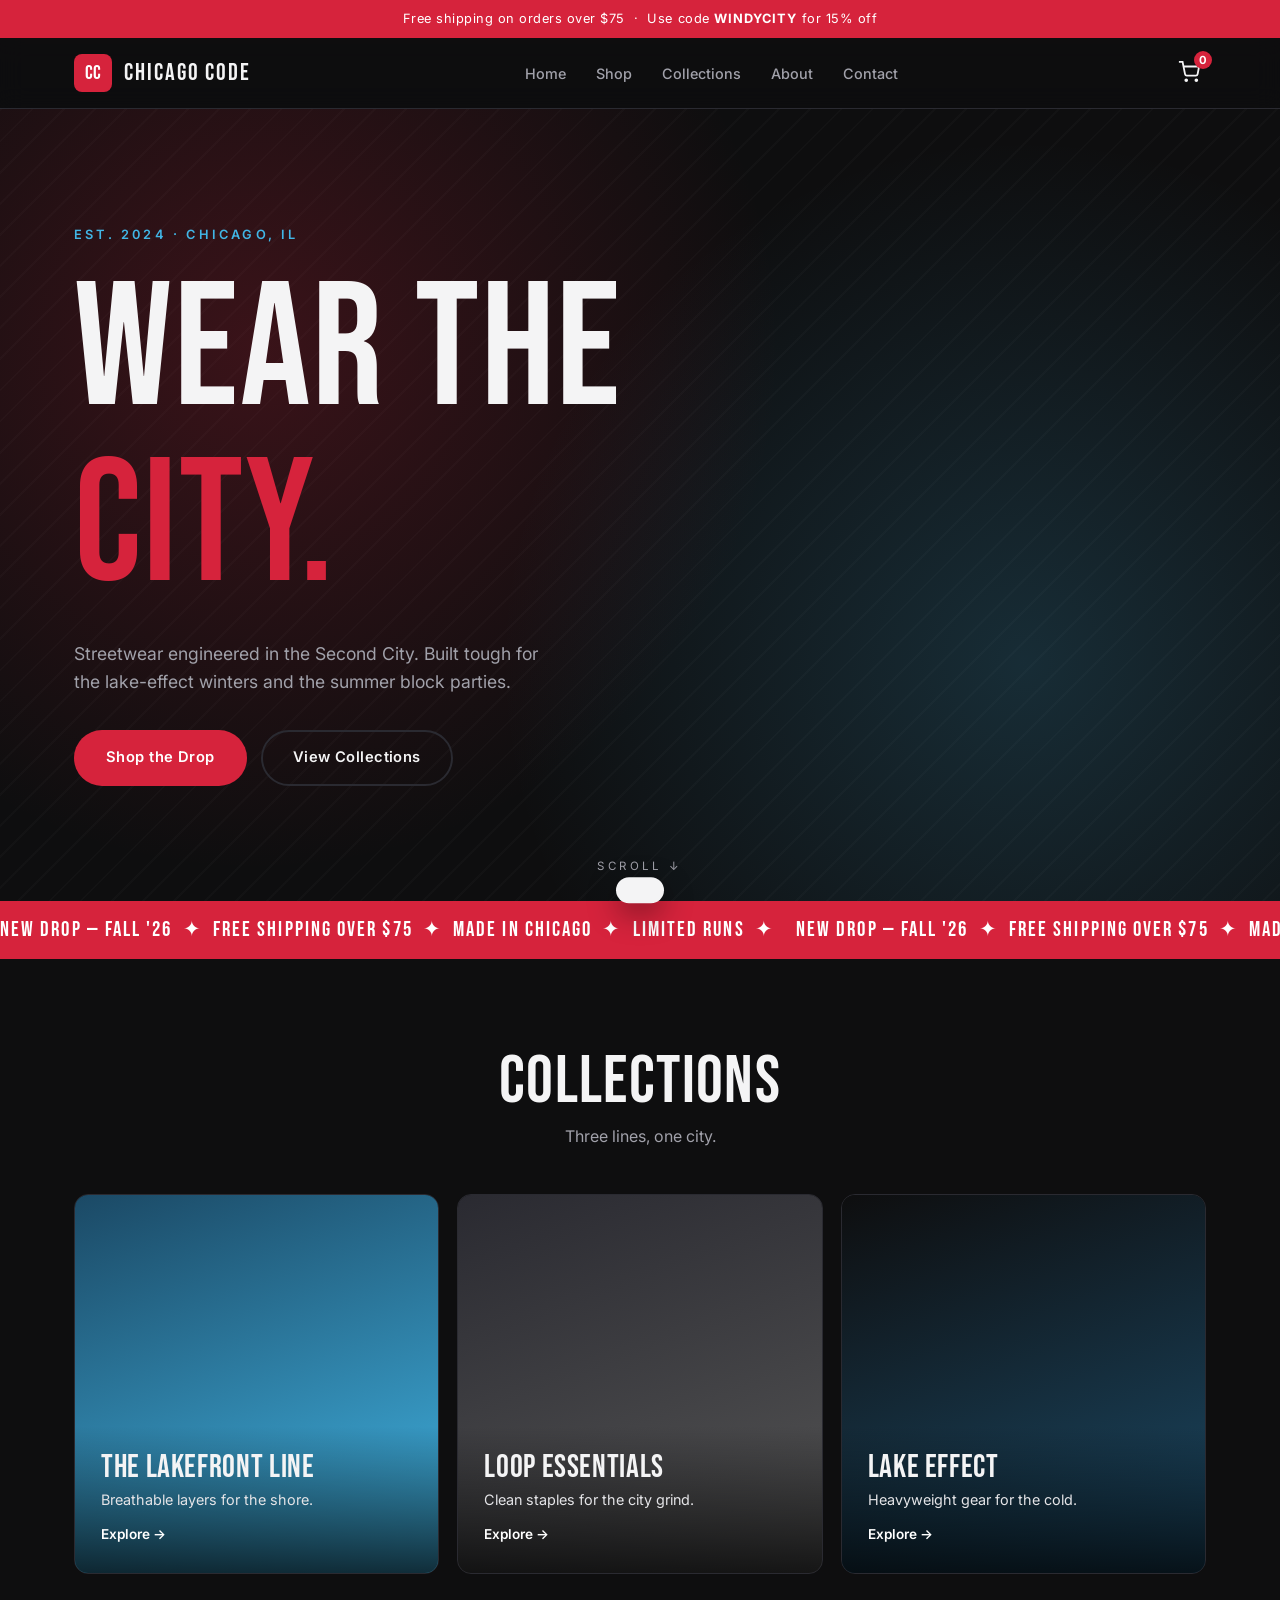
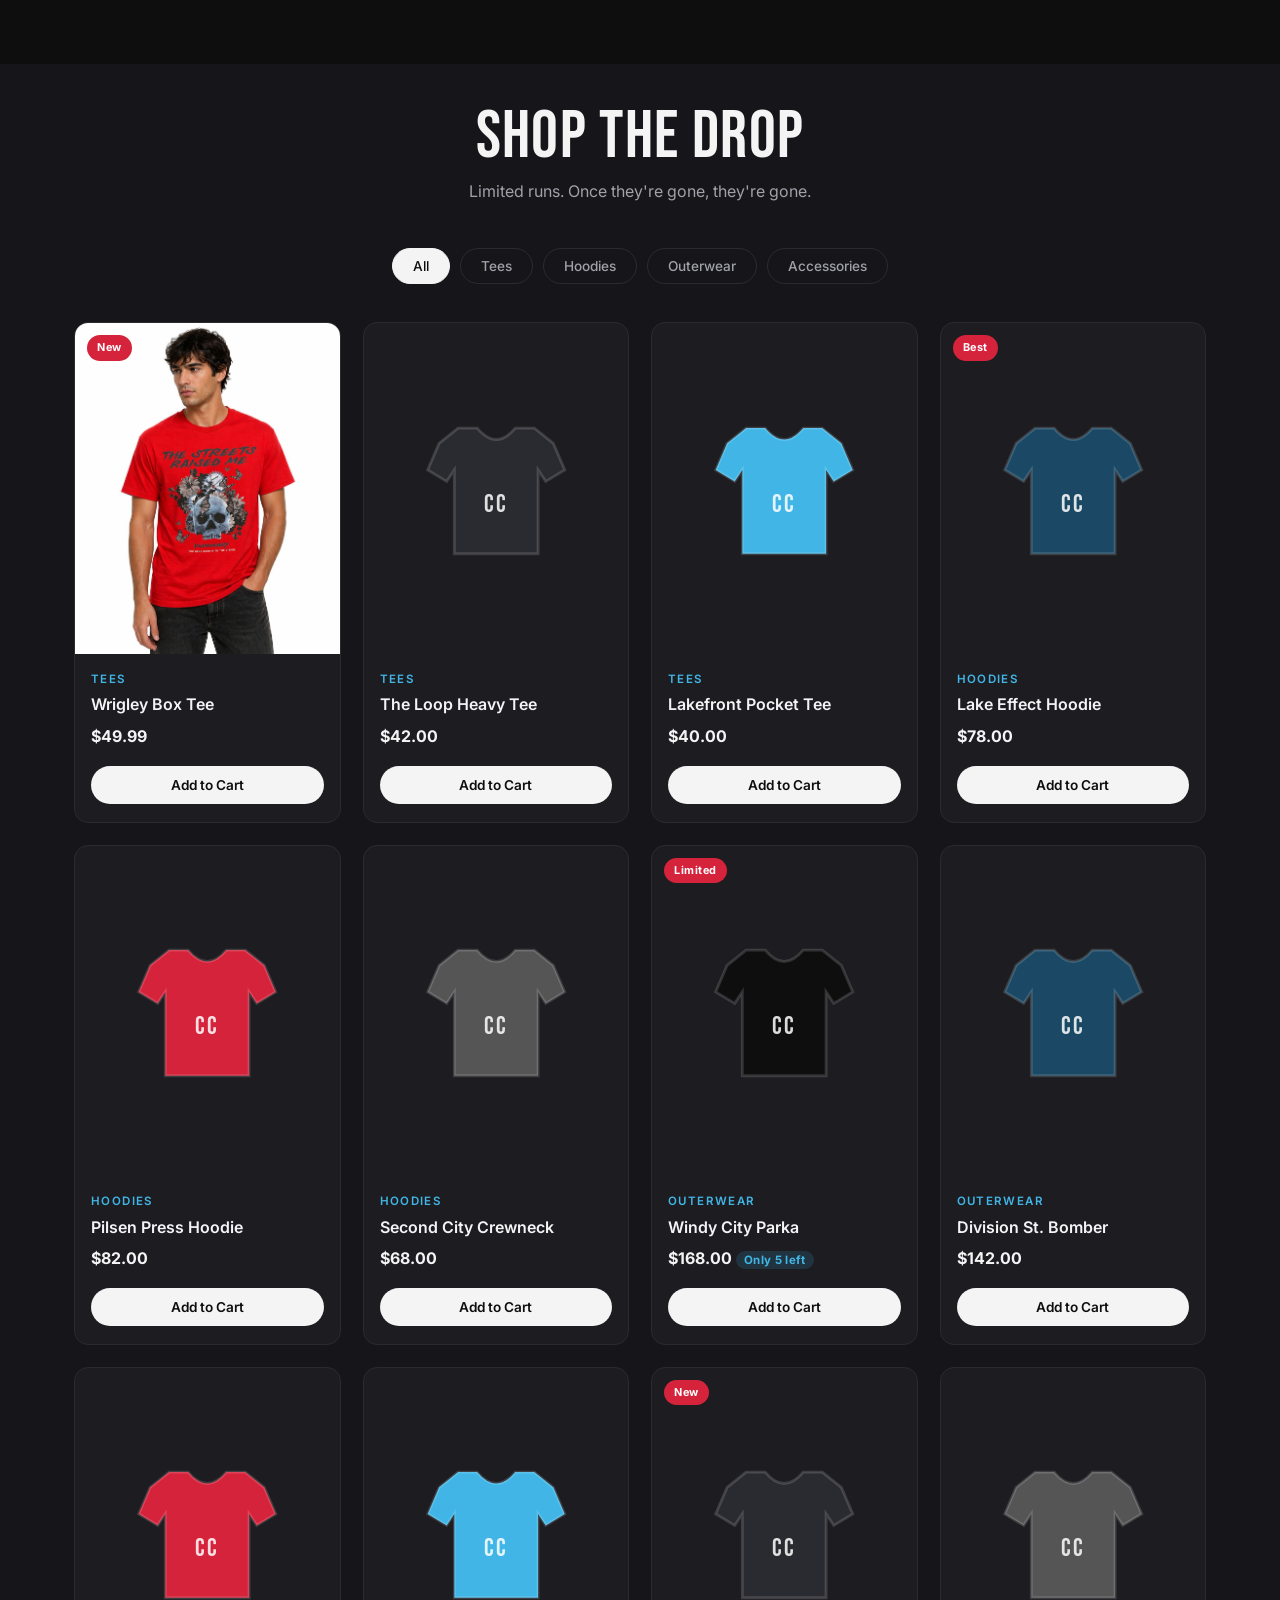
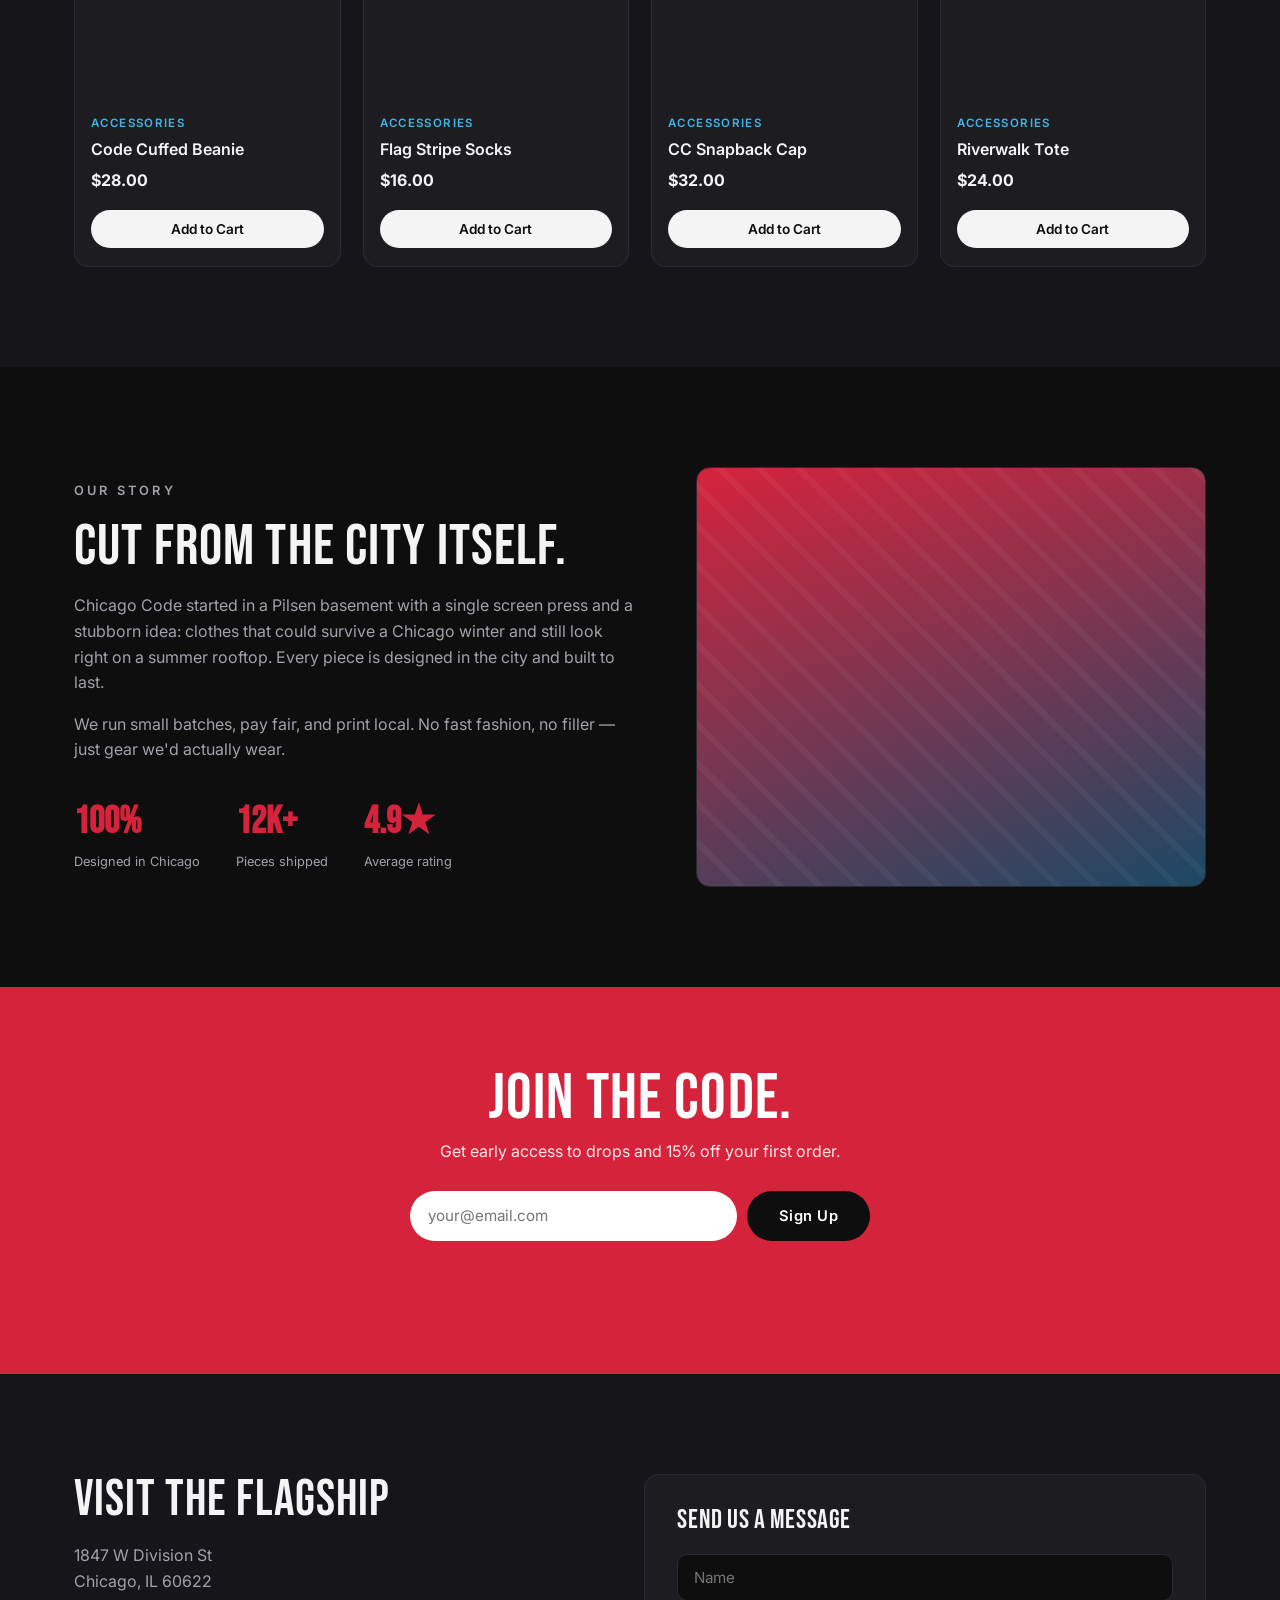
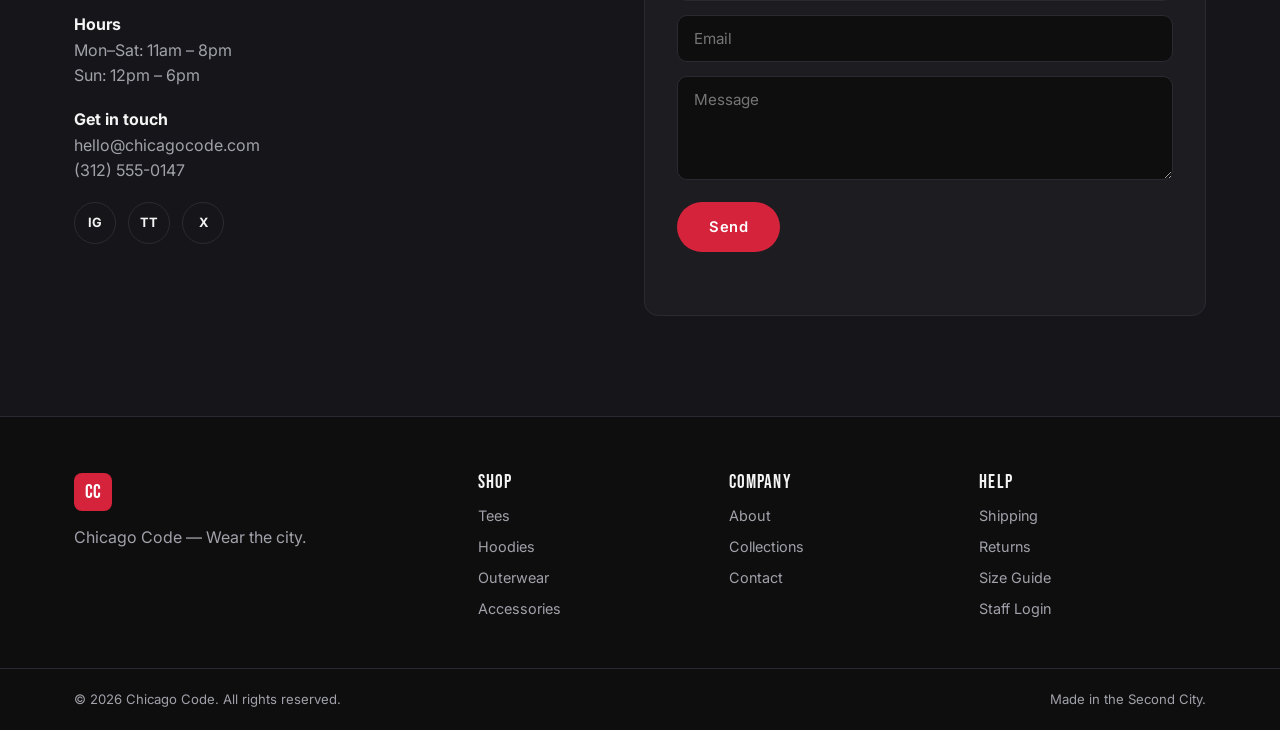
<file: index.html>
<!DOCTYPE html>
<html lang="en">
<head>
  <meta charset="UTF-8" />
  <meta name="viewport" content="width=device-width, initial-scale=1.0" />
  <title>Chicago Code — Streetwear from the Second City</title>
  <meta name="description" content="Chicago Code is a streetwear label born in the heart of the Second City. Premium tees, hoodies, and outerwear built for the street." />
  <link rel="preconnect" href="https://fonts.googleapis.com" />
  <link rel="preconnect" href="https://fonts.gstatic.com" crossorigin />
  <link href="https://fonts.googleapis.com/css2?family=Bebas+Neue&family=Inter:wght@400;500;600;700&display=swap" rel="stylesheet" />
  <link rel="icon" type="image/svg+xml" href="assets/images/favicon.svg" />
  <link rel="stylesheet" href="assets/css/styles.css" />
</head>
<body>
  <!-- Announcement bar -->
  <div class="announce">
    Free shipping on orders over $75 &nbsp;·&nbsp; Use code <strong>WINDYCITY</strong> for 15% off
  </div>

  <!-- Header -->
  <header class="site-header" id="header">
    <div class="container header-inner">
      <a href="#home" class="logo">
        <span class="logo-mark">CC</span>
        <span class="logo-text">CHICAGO CODE</span>
      </a>

      <nav class="nav" id="nav">
        <a href="#home">Home</a>
        <a href="#shop">Shop</a>
        <a href="#collections">Collections</a>
        <a href="#about">About</a>
        <a href="#contact">Contact</a>
      </nav>

      <div class="header-actions">
        <button class="cart-btn" id="cartBtn" aria-label="Open cart">
          <svg viewBox="0 0 24 24" width="22" height="22" fill="none" stroke="currentColor" stroke-width="2">
            <circle cx="9" cy="21" r="1"></circle>
            <circle cx="20" cy="21" r="1"></circle>
            <path d="M1 1h4l2.68 13.39a2 2 0 0 0 2 1.61h9.72a2 2 0 0 0 2-1.61L23 6H6"></path>
          </svg>
          <span class="cart-count" id="cartCount">0</span>
        </button>
        <button class="menu-toggle" id="menuToggle" aria-label="Toggle menu">
          <span></span><span></span><span></span>
        </button>
      </div>
    </div>
  </header>

  <!-- Hero -->
  <section class="hero" id="home">
    <div class="hero-bg"></div>
    <div class="container hero-content">
      <p class="eyebrow">EST. 2024 · CHICAGO, IL</p>
      <h1>WEAR THE<br /><span>CITY.</span></h1>
      <p class="hero-sub">Streetwear engineered in the Second City. Built tough for the lake-effect winters and the summer block parties.</p>
      <div class="hero-cta">
        <a href="#shop" class="btn btn-primary">Shop the Drop</a>
        <a href="#collections" class="btn btn-ghost">View Collections</a>
      </div>
    </div>
    <div class="hero-scroll">SCROLL ↓</div>
  </section>

  <!-- Marquee -->
  <div class="marquee">
    <div class="marquee-track">
      <span>NEW DROP — FALL '26 &nbsp;✦&nbsp; FREE SHIPPING OVER $75 &nbsp;✦&nbsp; MADE IN CHICAGO &nbsp;✦&nbsp; LIMITED RUNS &nbsp;✦&nbsp;</span>
      <span>NEW DROP — FALL '26 &nbsp;✦&nbsp; FREE SHIPPING OVER $75 &nbsp;✦&nbsp; MADE IN CHICAGO &nbsp;✦&nbsp; LIMITED RUNS &nbsp;✦&nbsp;</span>
    </div>
  </div>

  <!-- Collections -->
  <section class="collections" id="collections">
    <div class="container">
      <div class="section-head">
        <h2>Collections</h2>
        <p>Three lines, one city.</p>
      </div>
      <div class="collection-grid">
        <article class="collection-card col-lake">
          <div class="collection-overlay">
            <h3>The Lakefront Line</h3>
            <p>Breathable layers for the shore.</p>
            <a href="#shop">Explore →</a>
          </div>
        </article>
        <article class="collection-card col-loop">
          <div class="collection-overlay">
            <h3>Loop Essentials</h3>
            <p>Clean staples for the city grind.</p>
            <a href="#shop">Explore →</a>
          </div>
        </article>
        <article class="collection-card col-winter">
          <div class="collection-overlay">
            <h3>Lake Effect</h3>
            <p>Heavyweight gear for the cold.</p>
            <a href="#shop">Explore →</a>
          </div>
        </article>
      </div>
    </div>
  </section>

  <!-- Shop -->
  <section class="shop" id="shop">
    <div class="container">
      <div class="section-head">
        <h2>Shop the Drop</h2>
        <p>Limited runs. Once they're gone, they're gone.</p>
      </div>

      <div class="filters" id="filters">
        <button class="filter-btn active" data-filter="all">All</button>
        <button class="filter-btn" data-filter="tees">Tees</button>
        <button class="filter-btn" data-filter="hoodies">Hoodies</button>
        <button class="filter-btn" data-filter="outerwear">Outerwear</button>
        <button class="filter-btn" data-filter="accessories">Accessories</button>
      </div>

      <div class="product-grid" id="productGrid"><!-- products injected by script.js --></div>
    </div>
  </section>

  <!-- About -->
  <section class="about" id="about">
    <div class="container about-inner">
      <div class="about-text">
        <p class="eyebrow">OUR STORY</p>
        <h2>Cut from the city itself.</h2>
        <p>Chicago Code started in a Pilsen basement with a single screen press and a stubborn idea: clothes that could survive a Chicago winter and still look right on a summer rooftop. Every piece is designed in the city and built to last.</p>
        <p>We run small batches, pay fair, and print local. No fast fashion, no filler — just gear we'd actually wear.</p>
        <div class="stats">
          <div><strong>100%</strong><span>Designed in Chicago</span></div>
          <div><strong>12k+</strong><span>Pieces shipped</span></div>
          <div><strong>4.9★</strong><span>Average rating</span></div>
        </div>
      </div>
      <div class="about-visual"></div>
    </div>
  </section>

  <!-- Newsletter -->
  <section class="newsletter">
    <div class="container newsletter-inner">
      <h2>Join the Code.</h2>
      <p>Get early access to drops and 15% off your first order.</p>
      <form class="newsletter-form" id="newsletterForm">
        <input type="email" placeholder="your@email.com" required aria-label="Email address" />
        <button type="submit" class="btn btn-primary">Sign Up</button>
      </form>
      <p class="newsletter-note" id="newsletterNote"></p>
    </div>
  </section>

  <!-- Contact -->
  <section class="contact" id="contact">
    <div class="container contact-inner">
      <div class="contact-info">
        <h2>Visit the Flagship</h2>
        <p>1847 W Division St<br />Chicago, IL 60622</p>
        <p><strong>Hours</strong><br />Mon–Sat: 11am – 8pm<br />Sun: 12pm – 6pm</p>
        <p><strong>Get in touch</strong><br />hello@chicagocode.com<br />(312) 555-0147</p>
        <div class="socials">
          <a href="#" aria-label="Instagram">IG</a>
          <a href="#" aria-label="TikTok">TT</a>
          <a href="#" aria-label="Twitter">X</a>
        </div>
      </div>
      <form class="contact-form" id="contactForm">
        <h3>Send us a message</h3>
        <div class="field"><input type="text" placeholder="Name" required /></div>
        <div class="field"><input type="email" placeholder="Email" required /></div>
        <div class="field"><textarea rows="4" placeholder="Message" required></textarea></div>
        <button type="submit" class="btn btn-primary">Send</button>
        <p class="form-note" id="contactNote"></p>
      </form>
    </div>
  </section>

  <!-- Footer -->
  <footer class="site-footer">
    <div class="container footer-inner">
      <div class="footer-brand">
        <span class="logo-mark">CC</span>
        <p>Chicago Code — Wear the city.</p>
      </div>
      <div class="footer-cols">
        <div>
          <h4>Shop</h4>
          <a href="#shop">Tees</a>
          <a href="#shop">Hoodies</a>
          <a href="#shop">Outerwear</a>
          <a href="#shop">Accessories</a>
        </div>
        <div>
          <h4>Company</h4>
          <a href="#about">About</a>
          <a href="#collections">Collections</a>
          <a href="#contact">Contact</a>
        </div>
        <div>
          <h4>Help</h4>
          <a href="#">Shipping</a>
          <a href="#">Returns</a>
          <a href="#">Size Guide</a>
          <a href="admin.html">Staff Login</a>
        </div>
      </div>
    </div>
    <div class="footer-bottom">
      <div class="container">
        <p>© 2026 Chicago Code. All rights reserved.</p>
        <p>Made in the Second City.</p>
      </div>
    </div>
  </footer>

  <!-- Cart Drawer -->
  <div class="cart-overlay" id="cartOverlay"></div>
  <aside class="cart-drawer" id="cartDrawer" aria-label="Shopping cart">
    <div class="cart-header">
      <h3>Your Cart</h3>
      <button class="cart-close" id="cartClose" aria-label="Close cart">✕</button>
    </div>
    <div class="cart-items" id="cartItems"></div>
    <div class="cart-footer">
      <div class="cart-total">
        <span>Subtotal</span>
        <span id="cartTotal">$0.00</span>
      </div>
      <button class="btn btn-primary cart-checkout" id="checkoutBtn">Checkout</button>
      <p class="cart-note">Shipping & taxes calculated at checkout.</p>
    </div>
  </aside>

  <!-- Toast -->
  <div class="toast" id="toast"></div>

  <!-- Load products fresh every visit (bypasses browser cache), then the store logic -->
  <script>
    (function () {
      var p = document.createElement('script');
      p.src = 'assets/js/products.js?t=' + Date.now();
      p.onload = function () {
        var s = document.createElement('script');
        s.src = 'assets/js/script.js';
        document.body.appendChild(s);
      };
      document.body.appendChild(p);
    })();
  </script>
</body>
</html>
</file>
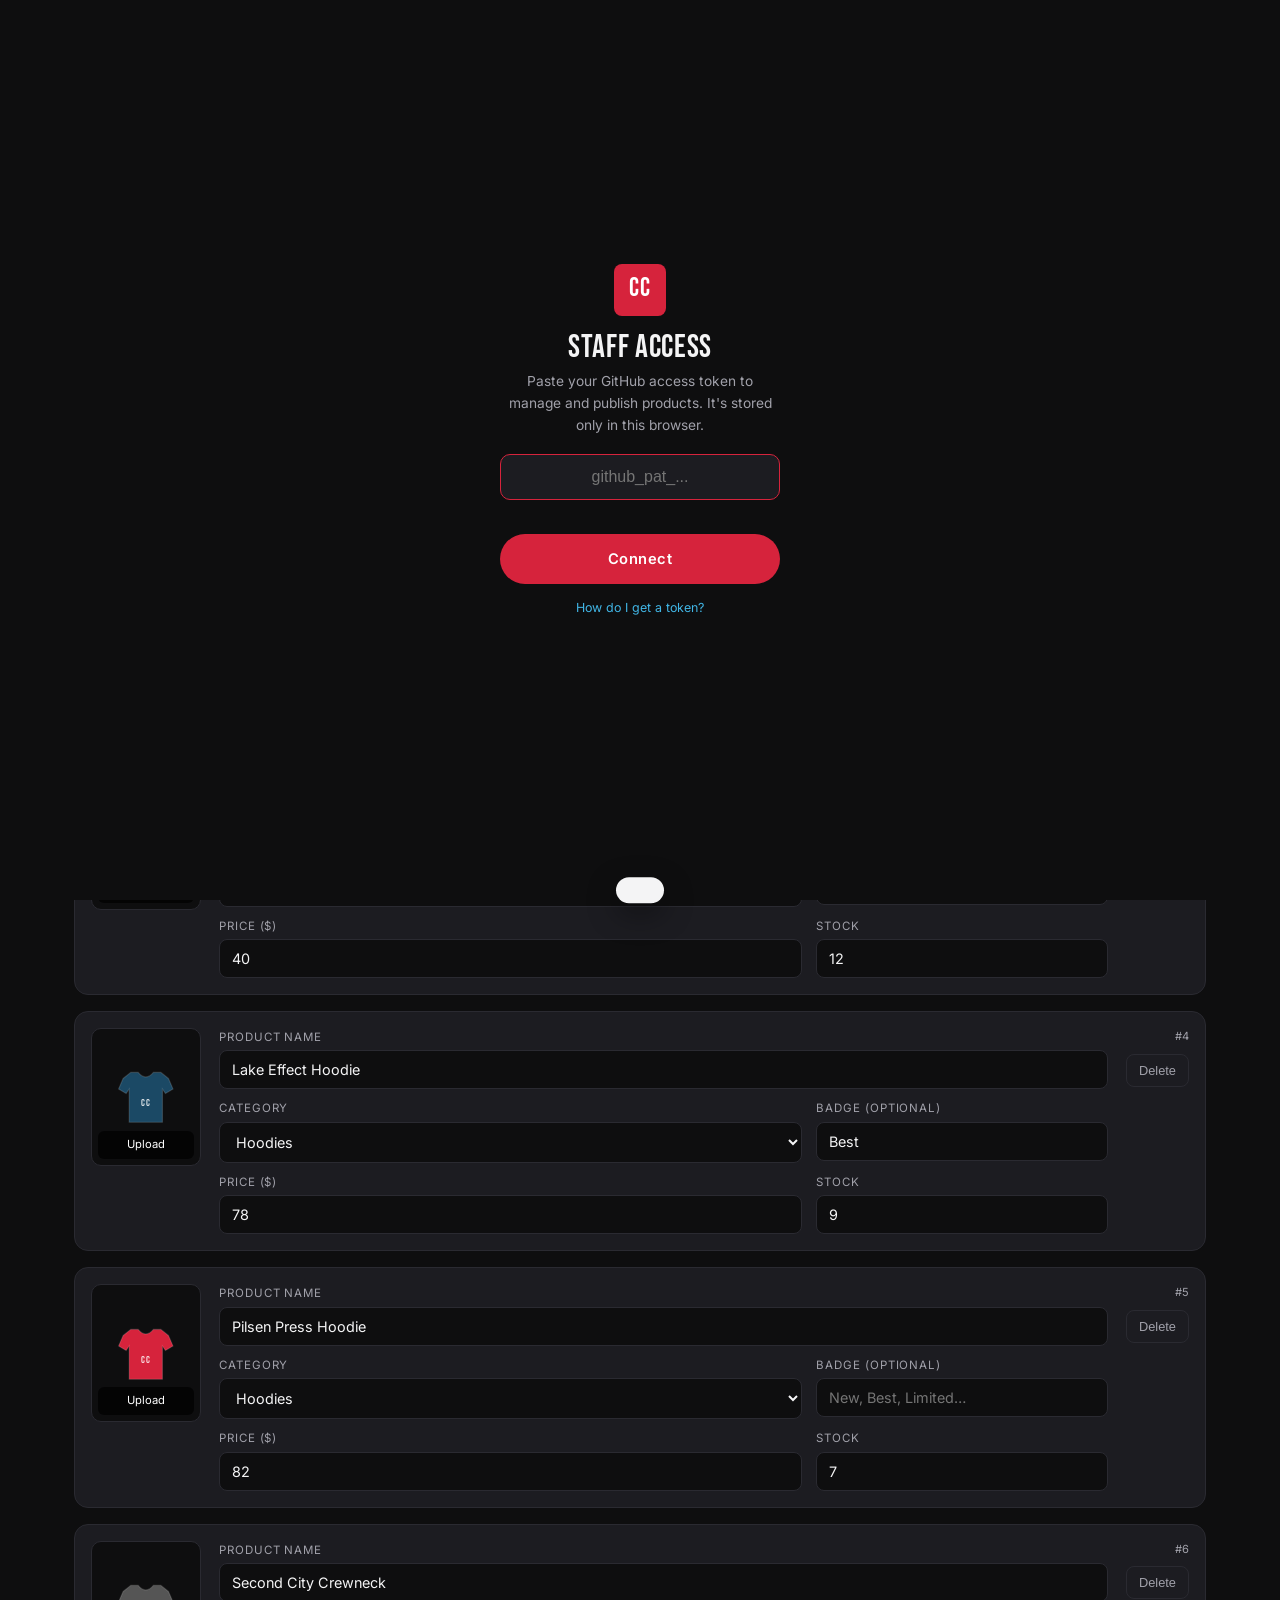
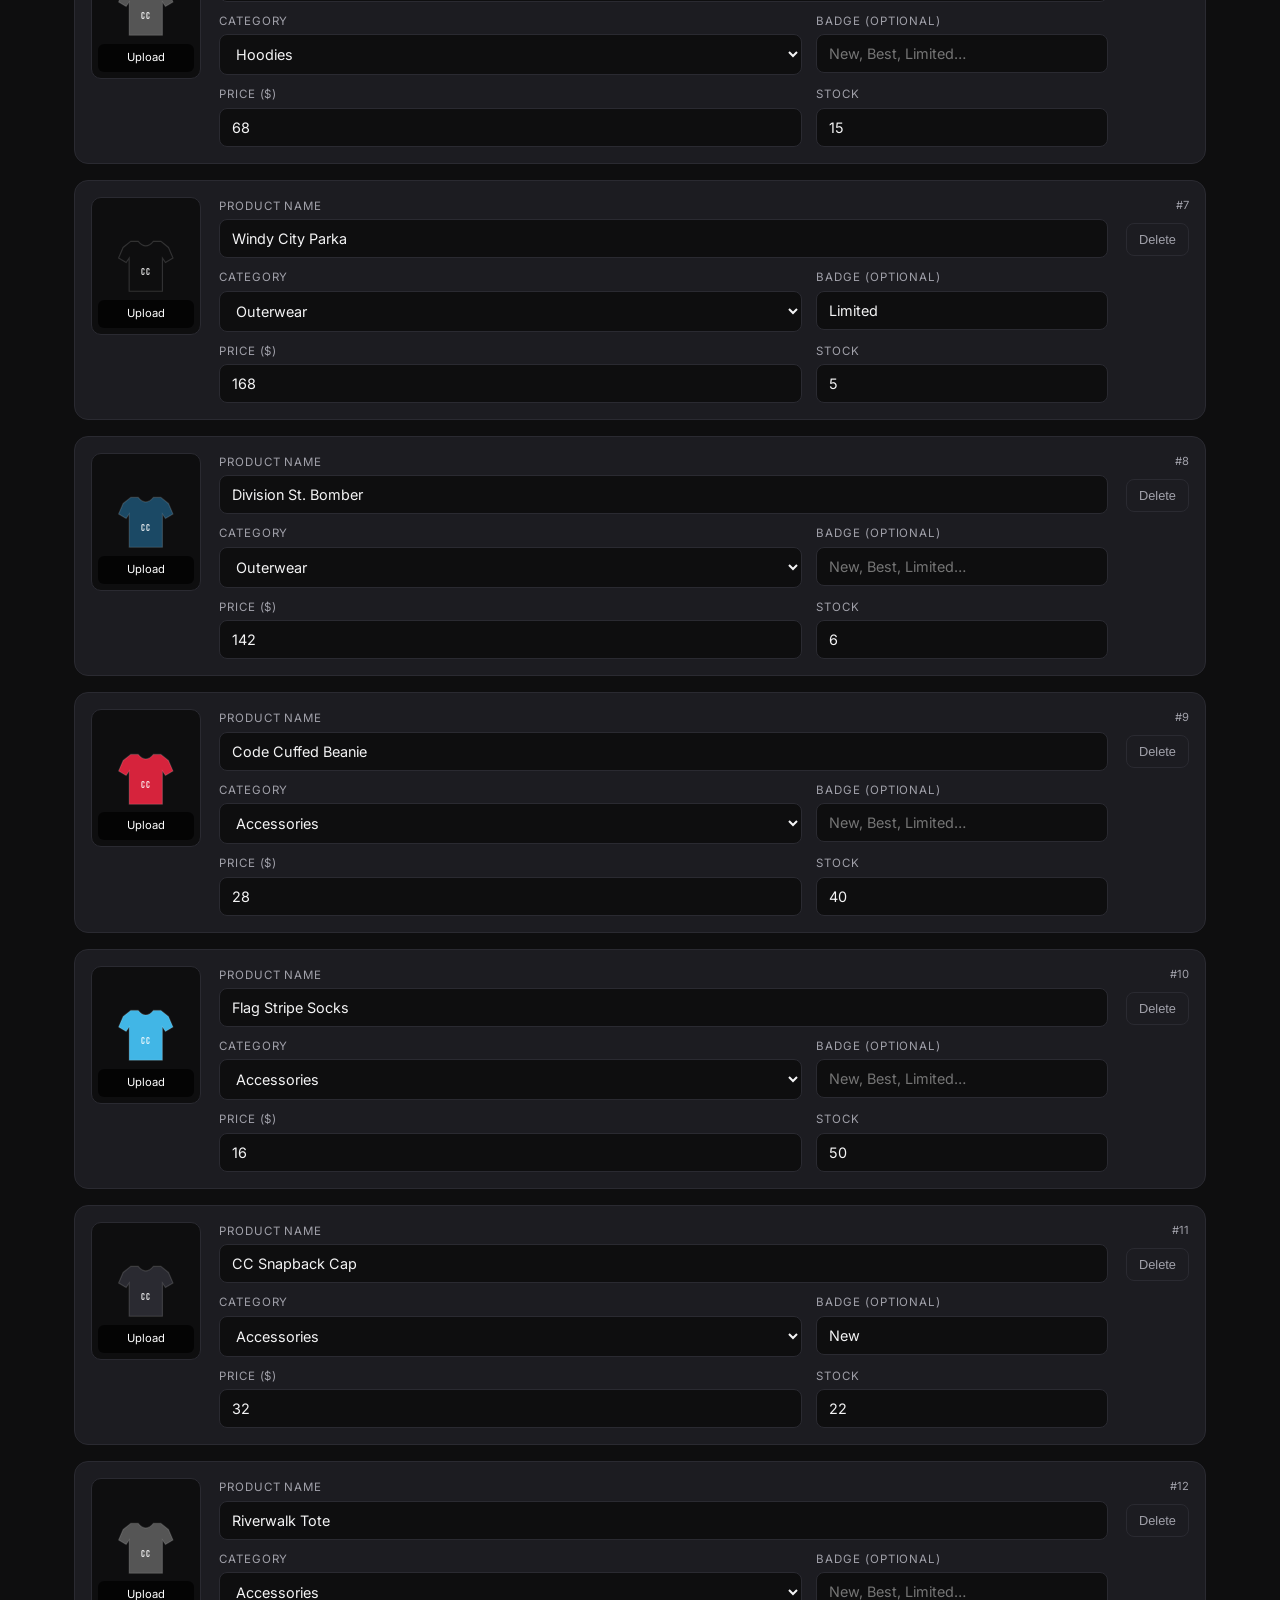
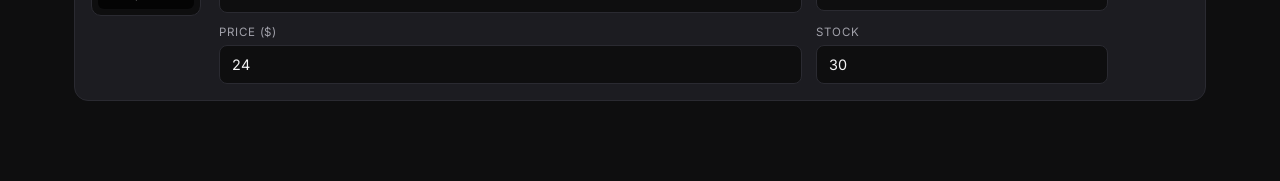
<file: admin.html>
<!DOCTYPE html>
<html lang="en">
<head>
  <meta charset="UTF-8" />
  <meta name="viewport" content="width=device-width, initial-scale=1.0" />
  <title>Chicago Code — Staff Admin</title>
  <meta name="robots" content="noindex" />
  <link rel="preconnect" href="https://fonts.googleapis.com" />
  <link rel="preconnect" href="https://fonts.gstatic.com" crossorigin />
  <link href="https://fonts.googleapis.com/css2?family=Bebas+Neue&family=Inter:wght@400;500;600;700&display=swap" rel="stylesheet" />
  <link rel="icon" type="image/svg+xml" href="assets/images/favicon.svg" />
  <link rel="stylesheet" href="assets/css/styles.css" />
  <link rel="stylesheet" href="assets/css/admin.css" />
</head>
<body class="admin-body">

  <!-- Access gate: GitHub token -->
  <div class="gate" id="gate">
    <div class="gate-box">
      <span class="logo-mark">CC</span>
      <h2>Staff Access</h2>
      <p>Paste your GitHub access token to manage and publish products. It's stored only in this browser.</p>
      <input type="password" id="gateInput" placeholder="github_pat_..." autocomplete="off" />
      <div class="gate-err" id="gateErr"></div>
      <button class="btn btn-primary" id="gateBtn" style="width:100%">Connect</button>
      <p style="margin-top:14px;font-size:0.78rem">
        <a href="#" id="tokenHelpLink" style="color:var(--accent-2)">How do I get a token?</a>
      </p>
      <div id="tokenHelp" style="display:none;text-align:left;font-size:0.78rem;color:var(--muted);margin-top:10px;line-height:1.5">
        1. Go to <a href="https://github.com/settings/personal-access-tokens/new" target="_blank" style="color:var(--accent-2)">github.com → fine-grained tokens</a><br />
        2. Repository access → <strong>Only select repositories</strong> → pick <strong>chicago-code</strong><br />
        3. Permissions → <strong>Contents</strong> → <strong>Read and write</strong><br />
        4. Generate, copy the token, paste it above.
      </div>
    </div>
  </div>

  <!-- Top bar -->
  <header class="admin-top">
    <div class="container admin-top-inner">
      <a href="index.html" class="logo">
        <span class="logo-mark">CC</span>
        <span class="logo-text">CHICAGO CODE<span class="admin-badge">ADMIN</span></span>
      </a>
      <div class="admin-actions">
        <span class="draft-status" id="draftStatus">No changes yet</span>
        <button class="btn btn-ghost btn-sm" id="addBtn">+ Add Product</button>
        <button class="btn btn-ghost btn-sm" id="resetBtn">Discard Changes</button>
        <button class="btn btn-primary btn-sm" id="publishBtn">Publish to Live Site</button>
      </div>
    </div>
  </header>

  <main class="container">
    <div class="admin-intro">
      <h1>Product Manager</h1>
      <p>Add items, upload pictures, and edit names, prices, and stock. When you click <strong>Publish to Live Site</strong>, your changes save straight to GitHub and the store updates automatically in about a minute — no extra steps.</p>
    </div>

    <div class="admin-list" id="adminList"></div>
  </main>

  <!-- Toast -->
  <div class="toast" id="toast"></div>

  <!-- Load the latest products fresh (bypasses browser cache), then the admin logic -->
  <script>
    (function () {
      var p = document.createElement('script');
      p.src = 'assets/js/products.js?t=' + Date.now();
      p.onload = function () {
        var s = document.createElement('script');
        s.src = 'assets/js/admin.js';
        document.body.appendChild(s);
      };
      document.body.appendChild(p);
    })();
  </script>
</body>
</html>
</file>
<file: assets/css/styles.css>
/* ===== Chicago Code — Streetwear ===== */
:root {
  --bg: #0e0e0f;
  --bg-soft: #16161a;
  --surface: #1c1c21;
  --line: #2a2a31;
  --text: #f4f4f5;
  --muted: #a1a1aa;
  --accent: #d6233c;      /* Chicago flag red */
  --accent-2: #41b6e6;    /* Chicago flag blue */
  --star: #41b6e6;
  --radius: 14px;
  --max: 1180px;
}

* { margin: 0; padding: 0; box-sizing: border-box; }

html { scroll-behavior: smooth; }

body {
  font-family: 'Inter', system-ui, sans-serif;
  background: var(--bg);
  color: var(--text);
  line-height: 1.6;
  -webkit-font-smoothing: antialiased;
  overflow-x: hidden;
}

.container { width: 100%; max-width: var(--max); margin: 0 auto; padding: 0 24px; }

h1, h2, h3, h4 { font-family: 'Bebas Neue', sans-serif; font-weight: 400; letter-spacing: 0.02em; line-height: 1; }

a { color: inherit; text-decoration: none; }

.btn {
  display: inline-block; padding: 14px 30px; border-radius: 999px;
  font-weight: 600; font-size: 0.92rem; letter-spacing: 0.03em;
  cursor: pointer; border: 2px solid transparent; transition: all 0.2s ease;
  font-family: 'Inter', sans-serif;
}
.btn-primary { background: var(--accent); color: #fff; }
.btn-primary:hover { background: #b51d32; transform: translateY(-2px); }
.btn-ghost { background: transparent; color: var(--text); border-color: var(--line); }
.btn-ghost:hover { border-color: var(--text); }

/* Announcement */
.announce {
  background: var(--accent); color: #fff; text-align: center;
  font-size: 0.8rem; letter-spacing: 0.04em; padding: 9px 16px;
}
.announce strong { letter-spacing: 0.08em; }

/* Header */
.site-header {
  position: sticky; top: 0; z-index: 50;
  background: rgba(14,14,15,0.85); backdrop-filter: blur(12px);
  border-bottom: 1px solid var(--line);
}
.header-inner { display: flex; align-items: center; justify-content: space-between; height: 70px; }
.logo { display: flex; align-items: center; gap: 12px; }
.logo-mark {
  display: grid; place-items: center; width: 38px; height: 38px;
  background: var(--accent); color: #fff; font-family: 'Bebas Neue', sans-serif;
  font-size: 1.25rem; border-radius: 8px; letter-spacing: 0.02em;
}
.logo-text { font-family: 'Bebas Neue', sans-serif; font-size: 1.5rem; letter-spacing: 0.08em; }

.nav { display: flex; gap: 30px; }
.nav a { font-size: 0.9rem; font-weight: 500; color: var(--muted); transition: color 0.2s; }
.nav a:hover { color: var(--text); }

.header-actions { display: flex; align-items: center; gap: 14px; }
.cart-btn { position: relative; background: none; border: none; color: var(--text); cursor: pointer; padding: 6px; }
.cart-count {
  position: absolute; top: -4px; right: -6px; background: var(--accent); color: #fff;
  font-size: 0.7rem; font-weight: 700; min-width: 18px; height: 18px; border-radius: 999px;
  display: grid; place-items: center; padding: 0 4px; font-family: 'Inter', sans-serif;
}
.menu-toggle { display: none; flex-direction: column; gap: 5px; background: none; border: none; cursor: pointer; padding: 6px; }
.menu-toggle span { width: 24px; height: 2px; background: var(--text); transition: 0.3s; }

/* Hero */
.hero { position: relative; min-height: 88vh; display: flex; align-items: center; overflow: hidden; }
.hero-bg {
  position: absolute; inset: 0;
  background:
    radial-gradient(circle at 20% 30%, rgba(214,35,60,0.22), transparent 45%),
    radial-gradient(circle at 80% 70%, rgba(65,182,230,0.18), transparent 45%),
    repeating-linear-gradient(135deg, rgba(255,255,255,0.02) 0 2px, transparent 2px 22px),
    var(--bg);
}
.hero-content { position: relative; z-index: 2; }
.eyebrow { font-size: 0.8rem; letter-spacing: 0.25em; color: var(--accent-2); font-weight: 600; margin-bottom: 18px; }
.hero h1 { font-size: clamp(4rem, 14vw, 11rem); letter-spacing: 0.01em; }
.hero h1 span { color: var(--accent); }
.hero-sub { max-width: 480px; color: var(--muted); font-size: 1.1rem; margin: 24px 0 34px; }
.hero-cta { display: flex; gap: 14px; flex-wrap: wrap; }
.hero-scroll {
  position: absolute; bottom: 26px; left: 50%; transform: translateX(-50%);
  font-size: 0.72rem; letter-spacing: 0.3em; color: var(--muted); z-index: 2;
  animation: bob 2s ease-in-out infinite;
}
@keyframes bob { 0%,100% { transform: translate(-50%,0); } 50% { transform: translate(-50%,8px); } }

/* Marquee */
.marquee { background: var(--accent); color: #fff; overflow: hidden; padding: 12px 0; white-space: nowrap; }
.marquee-track { display: inline-flex; animation: scroll 28s linear infinite; }
.marquee-track span { font-family: 'Bebas Neue', sans-serif; font-size: 1.3rem; letter-spacing: 0.1em; padding-right: 1rem; }
@keyframes scroll { to { transform: translateX(-50%); } }

/* Section heads */
.section-head { text-align: center; margin-bottom: 44px; }
.section-head h2 { font-size: clamp(2.6rem, 6vw, 4.2rem); }
.section-head p { color: var(--muted); margin-top: 8px; }

/* Collections */
.collections { padding: 90px 0; }
.collection-grid { display: grid; grid-template-columns: repeat(3, 1fr); gap: 18px; }
.collection-card {
  position: relative; height: 380px; border-radius: var(--radius); overflow: hidden;
  display: flex; align-items: flex-end; cursor: pointer; border: 1px solid var(--line);
}
.collection-card::before { content: ''; position: absolute; inset: 0; transition: transform 0.5s ease; }
.collection-card:hover::before { transform: scale(1.08); }
.col-lake::before { background: linear-gradient(160deg, #1b4965, #41b6e6); }
.col-loop::before { background: linear-gradient(160deg, #2a2a31, #555); }
.col-winter::before { background: linear-gradient(160deg, #0e0e0f, #1b4965); }
.collection-overlay {
  position: relative; z-index: 2; padding: 26px; width: 100%;
  background: linear-gradient(transparent, rgba(0,0,0,0.75));
}
.collection-overlay h3 { font-size: 2rem; }
.collection-overlay p { color: #e4e4e7; font-size: 0.9rem; margin: 4px 0 10px; }
.collection-overlay a { font-weight: 600; font-size: 0.85rem; color: #fff; }

/* Shop */
.shop { padding: 40px 0 100px; background: var(--bg-soft); }
.filters { display: flex; gap: 10px; justify-content: center; flex-wrap: wrap; margin-bottom: 38px; }
.filter-btn {
  background: transparent; border: 1px solid var(--line); color: var(--muted);
  padding: 9px 20px; border-radius: 999px; cursor: pointer; font-weight: 500;
  font-size: 0.85rem; transition: all 0.2s; font-family: 'Inter', sans-serif;
}
.filter-btn:hover { color: var(--text); border-color: var(--text); }
.filter-btn.active { background: var(--text); color: var(--bg); border-color: var(--text); }

.product-grid { display: grid; grid-template-columns: repeat(4, 1fr); gap: 22px; }
.product-card {
  background: var(--surface); border: 1px solid var(--line); border-radius: var(--radius);
  overflow: hidden; transition: transform 0.25s, border-color 0.25s; display: flex; flex-direction: column;
}
.product-card:hover { transform: translateY(-6px); border-color: var(--accent); }
.product-img { aspect-ratio: 4/5; position: relative; display: grid; place-items: center; overflow: hidden; }
.product-img .tee-svg { width: 72%; height: 72%; }
.product-img img { width: 100%; height: 100%; object-fit: cover; }
.stock-tag { font-size: 0.72rem; font-weight: 700; padding: 2px 8px; border-radius: 999px; letter-spacing: 0.03em; }
.stock-tag.low { background: rgba(65,182,230,0.15); color: var(--accent-2); }
.stock-tag.out { background: rgba(214,35,60,0.15); color: var(--accent); }
.product-add:disabled { background: var(--line); color: var(--muted); cursor: not-allowed; }
.product-add:disabled:hover { background: var(--line); color: var(--muted); }
.cart-item-img img { width: 100%; height: 100%; object-fit: cover; border-radius: 8px; }
.product-badge {
  position: absolute; top: 12px; left: 12px; background: var(--accent); color: #fff;
  font-size: 0.68rem; font-weight: 700; padding: 4px 10px; border-radius: 999px; letter-spacing: 0.05em;
}
.product-info { padding: 16px 16px 18px; display: flex; flex-direction: column; gap: 4px; flex: 1; }
.product-cat { font-size: 0.72rem; letter-spacing: 0.12em; color: var(--accent-2); text-transform: uppercase; font-weight: 600; }
.product-name { font-size: 1rem; font-weight: 600; }
.product-price { font-weight: 700; margin-top: 2px; }
.product-add {
  margin-top: 12px; width: 100%; background: var(--text); color: var(--bg); border: none;
  padding: 11px; border-radius: 999px; font-weight: 600; cursor: pointer; font-size: 0.85rem;
  transition: background 0.2s; font-family: 'Inter', sans-serif;
}
.product-add:hover { background: var(--accent); color: #fff; }

/* About */
.about { padding: 100px 0; }
.about-inner { display: grid; grid-template-columns: 1.1fr 1fr; gap: 60px; align-items: center; }
.about-text h2 { font-size: clamp(2.4rem, 5vw, 3.6rem); margin: 12px 0 18px; }
.about-text p { color: var(--muted); margin-bottom: 16px; }
.stats { display: flex; gap: 36px; margin-top: 28px; }
.stats div { display: flex; flex-direction: column; }
.stats strong { font-family: 'Bebas Neue', sans-serif; font-size: 2.4rem; color: var(--accent); }
.stats span { font-size: 0.8rem; color: var(--muted); }
.about-visual {
  height: 420px; border-radius: var(--radius);
  background:
    repeating-linear-gradient(45deg, rgba(255,255,255,0.04) 0 6px, transparent 6px 28px),
    linear-gradient(160deg, var(--accent), #1b4965);
  border: 1px solid var(--line);
}

/* Newsletter */
.newsletter { padding: 80px 0; background: var(--accent); text-align: center; }
.newsletter h2 { font-size: clamp(2.4rem, 6vw, 4rem); color: #fff; }
.newsletter p { color: rgba(255,255,255,0.9); margin: 8px 0 26px; }
.newsletter-form { display: flex; gap: 10px; justify-content: center; max-width: 460px; margin: 0 auto; flex-wrap: wrap; }
.newsletter-form input {
  flex: 1; min-width: 220px; padding: 14px 18px; border-radius: 999px; border: none;
  font-size: 0.95rem; font-family: 'Inter', sans-serif;
}
.newsletter-form .btn-primary { background: var(--bg); }
.newsletter-form .btn-primary:hover { background: #000; }
.newsletter-note { color: #fff; margin-top: 16px; font-weight: 600; min-height: 1.2em; }

/* Contact */
.contact { padding: 100px 0; background: var(--bg-soft); }
.contact-inner { display: grid; grid-template-columns: 1fr 1.1fr; gap: 60px; }
.contact-info h2 { font-size: clamp(2.2rem, 5vw, 3.2rem); margin-bottom: 18px; }
.contact-info p { color: var(--muted); margin-bottom: 18px; }
.contact-info strong { color: var(--text); }
.socials { display: flex; gap: 12px; margin-top: 8px; }
.socials a {
  width: 42px; height: 42px; border: 1px solid var(--line); border-radius: 50%;
  display: grid; place-items: center; font-weight: 700; font-size: 0.8rem; transition: all 0.2s;
}
.socials a:hover { background: var(--accent); border-color: var(--accent); }
.contact-form { background: var(--surface); padding: 32px; border-radius: var(--radius); border: 1px solid var(--line); }
.contact-form h3 { font-size: 1.7rem; margin-bottom: 20px; }
.field { margin-bottom: 14px; }
.field input, .field textarea {
  width: 100%; padding: 13px 16px; background: var(--bg); border: 1px solid var(--line);
  border-radius: 10px; color: var(--text); font-family: 'Inter', sans-serif; font-size: 0.95rem; resize: vertical;
}
.field input:focus, .field textarea:focus { outline: none; border-color: var(--accent); }
.form-note { color: var(--accent-2); margin-top: 12px; font-weight: 600; min-height: 1.2em; }

/* Footer */
.site-footer { background: var(--bg); border-top: 1px solid var(--line); padding-top: 56px; }
.footer-inner { display: grid; grid-template-columns: 1fr 2fr; gap: 40px; padding-bottom: 40px; }
.footer-brand { display: flex; flex-direction: column; gap: 14px; }
.footer-brand p { color: var(--muted); }
.footer-cols { display: grid; grid-template-columns: repeat(3, 1fr); gap: 24px; }
.footer-cols h4 { font-size: 1.2rem; margin-bottom: 12px; letter-spacing: 0.06em; }
.footer-cols a { display: block; color: var(--muted); font-size: 0.9rem; margin-bottom: 8px; transition: color 0.2s; }
.footer-cols a:hover { color: var(--text); }
.footer-bottom { border-top: 1px solid var(--line); padding: 20px 0; }
.footer-bottom .container { display: flex; justify-content: space-between; }
.footer-bottom p { color: var(--muted); font-size: 0.82rem; }

/* Cart drawer */
.cart-overlay {
  position: fixed; inset: 0; background: rgba(0,0,0,0.6); opacity: 0; visibility: hidden;
  transition: opacity 0.3s; z-index: 90;
}
.cart-overlay.open { opacity: 1; visibility: visible; }
.cart-drawer {
  position: fixed; top: 0; right: 0; height: 100%; width: 400px; max-width: 90vw;
  background: var(--bg-soft); border-left: 1px solid var(--line); z-index: 100;
  transform: translateX(100%); transition: transform 0.32s ease; display: flex; flex-direction: column;
}
.cart-drawer.open { transform: translateX(0); }
.cart-header { display: flex; justify-content: space-between; align-items: center; padding: 22px; border-bottom: 1px solid var(--line); }
.cart-header h3 { font-size: 1.6rem; }
.cart-close { background: none; border: none; color: var(--text); font-size: 1.2rem; cursor: pointer; }
.cart-items { flex: 1; overflow-y: auto; padding: 16px 22px; }
.cart-empty { color: var(--muted); text-align: center; margin-top: 40px; }
.cart-item { display: flex; gap: 14px; padding: 14px 0; border-bottom: 1px solid var(--line); }
.cart-item-img { width: 60px; height: 72px; border-radius: 8px; flex-shrink: 0; display: grid; place-items: center; background: var(--surface); }
.cart-item-img svg { width: 70%; height: 70%; }
.cart-item-info { flex: 1; }
.cart-item-name { font-weight: 600; font-size: 0.92rem; }
.cart-item-price { color: var(--muted); font-size: 0.85rem; }
.qty { display: flex; align-items: center; gap: 10px; margin-top: 6px; }
.qty button { width: 24px; height: 24px; border: 1px solid var(--line); background: var(--surface); color: var(--text); border-radius: 6px; cursor: pointer; font-size: 1rem; line-height: 1; }
.qty span { min-width: 18px; text-align: center; font-size: 0.9rem; }
.cart-item-remove { background: none; border: none; color: var(--muted); cursor: pointer; font-size: 0.78rem; align-self: flex-start; }
.cart-item-remove:hover { color: var(--accent); }
.cart-footer { padding: 20px 22px; border-top: 1px solid var(--line); }
.cart-total { display: flex; justify-content: space-between; font-weight: 700; font-size: 1.1rem; margin-bottom: 14px; }
.cart-checkout { width: 100%; }
.cart-note { text-align: center; color: var(--muted); font-size: 0.76rem; margin-top: 10px; }

/* Toast */
.toast {
  position: fixed; bottom: 28px; left: 50%; transform: translateX(-50%) translateY(120%);
  background: var(--text); color: var(--bg); padding: 13px 24px; border-radius: 999px;
  font-weight: 600; font-size: 0.9rem; z-index: 200; transition: transform 0.35s ease; box-shadow: 0 10px 30px rgba(0,0,0,0.4);
}
.toast.show { transform: translateX(-50%) translateY(0); }

/* Responsive */
@media (max-width: 980px) {
  .product-grid { grid-template-columns: repeat(2, 1fr); }
  .about-inner, .contact-inner { grid-template-columns: 1fr; gap: 36px; }
  .footer-inner { grid-template-columns: 1fr; }
}
@media (max-width: 760px) {
  .nav {
    position: fixed; top: 70px; right: 0; width: 240px; height: calc(100vh - 70px);
    background: var(--bg-soft); flex-direction: column; gap: 0; padding: 20px;
    border-left: 1px solid var(--line); transform: translateX(100%); transition: transform 0.3s; z-index: 49;
  }
  .nav.open { transform: translateX(0); }
  .nav a { padding: 14px 0; border-bottom: 1px solid var(--line); width: 100%; }
  .menu-toggle { display: flex; }
  .collection-grid { grid-template-columns: 1fr; }
  .footer-bottom .container { flex-direction: column; gap: 6px; }
}
@media (max-width: 460px) {
  .product-grid { grid-template-columns: 1fr; }
  .stats { gap: 22px; flex-wrap: wrap; }
}
</file>
<file: assets/css/admin.css>
/* ===== Chicago Code — admin panel ===== */
.admin-body { background: var(--bg); min-height: 100vh; }

.admin-top {
  position: sticky; top: 0; z-index: 20; background: rgba(14,14,15,0.92); backdrop-filter: blur(12px);
  border-bottom: 1px solid var(--line);
}
.admin-top-inner { display: flex; align-items: center; justify-content: space-between; height: 66px; gap: 16px; flex-wrap: wrap; }
.admin-top .logo-text { font-size: 1.3rem; }
.admin-badge { font-size: 0.7rem; background: var(--accent); color: #fff; padding: 3px 9px; border-radius: 999px; letter-spacing: 0.06em; margin-left: 8px; }
.admin-actions { display: flex; gap: 10px; align-items: center; flex-wrap: wrap; }
.btn-sm { padding: 9px 16px; font-size: 0.82rem; }
.draft-status { font-size: 0.78rem; color: var(--muted); }
.draft-status.saved { color: var(--accent-2); }

.admin-intro { padding: 26px 0 6px; }
.admin-intro h1 { font-size: 2.4rem; }
.admin-intro p { color: var(--muted); max-width: 720px; margin-top: 8px; }
.admin-help {
  background: var(--surface); border: 1px solid var(--line); border-left: 3px solid var(--accent-2);
  border-radius: 10px; padding: 14px 18px; margin: 18px 0 6px; color: var(--muted); font-size: 0.9rem;
}
.admin-help strong { color: var(--text); }
.admin-help ol { margin: 8px 0 0 18px; }
.admin-help li { margin: 3px 0; }

.admin-list { padding: 20px 0 80px; display: grid; gap: 16px; }

.admin-card {
  background: var(--surface); border: 1px solid var(--line); border-radius: var(--radius);
  padding: 16px; display: grid; grid-template-columns: 110px 1fr auto; gap: 18px; align-items: start;
}
.admin-thumb {
  width: 110px; height: 138px; border-radius: 10px; overflow: hidden; background: var(--bg);
  display: grid; place-items: center; border: 1px solid var(--line); position: relative;
}
.admin-thumb img { width: 100%; height: 100%; object-fit: cover; }
.admin-thumb .tee-svg { width: 70%; height: 70%; }
.admin-thumb label {
  position: absolute; bottom: 6px; left: 6px; right: 6px; text-align: center;
  background: rgba(0,0,0,0.7); color: #fff; font-size: 0.7rem; padding: 5px; border-radius: 6px; cursor: pointer;
}
.admin-thumb input[type=file] { display: none; }

.admin-fields { display: grid; grid-template-columns: 2fr 1fr; gap: 10px 14px; }
.admin-fields .full { grid-column: 1 / -1; }
.admin-field label { display: block; font-size: 0.72rem; letter-spacing: 0.08em; text-transform: uppercase; color: var(--muted); margin-bottom: 4px; }
.admin-field input, .admin-field select {
  width: 100%; padding: 10px 12px; background: var(--bg); border: 1px solid var(--line);
  border-radius: 8px; color: var(--text); font-family: 'Inter', sans-serif; font-size: 0.9rem;
}
.admin-field input:focus, .admin-field select:focus { outline: none; border-color: var(--accent-2); }

.admin-card-side { display: flex; flex-direction: column; gap: 8px; align-items: flex-end; }
.del-btn { background: none; border: 1px solid var(--line); color: var(--muted); padding: 8px 12px; border-radius: 8px; cursor: pointer; font-size: 0.8rem; }
.del-btn:hover { border-color: var(--accent); color: var(--accent); }
.id-pill { font-size: 0.7rem; color: var(--muted); }

/* Passcode gate */
.gate { position: fixed; inset: 0; background: var(--bg); display: grid; place-items: center; z-index: 100; }
.gate-box { text-align: center; max-width: 340px; padding: 30px; }
.gate-box .logo-mark { margin: 0 auto 16px; width: 52px; height: 52px; font-size: 1.6rem; }
.gate-box h2 { font-size: 2rem; }
.gate-box p { color: var(--muted); font-size: 0.86rem; margin: 6px 0 18px; }
.gate-box input { width: 100%; padding: 13px 16px; background: var(--surface); border: 1px solid var(--line); border-radius: 10px; color: var(--text); text-align: center; font-size: 1rem; margin-bottom: 12px; }
.gate-box input:focus { outline: none; border-color: var(--accent); }
.gate-err { color: var(--accent); font-size: 0.82rem; min-height: 1.1em; margin-bottom: 8px; }

@media (max-width: 760px) {
  .admin-card { grid-template-columns: 90px 1fr; }
  .admin-thumb { width: 90px; height: 112px; }
  .admin-card-side { grid-column: 1 / -1; flex-direction: row; justify-content: space-between; align-items: center; }
  .admin-fields { grid-template-columns: 1fr 1fr; }
}
</file>
